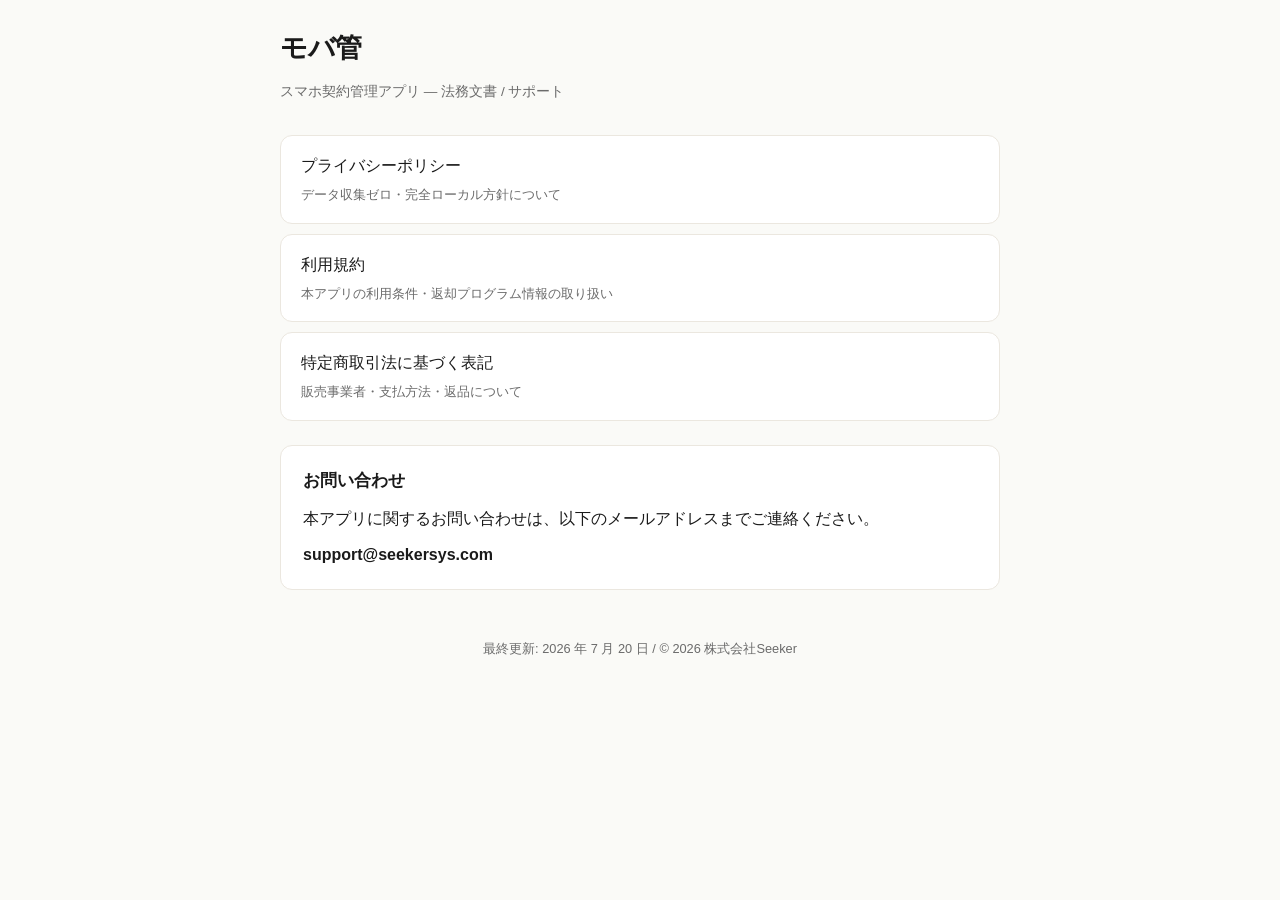
<file: index.html>
<!doctype html>
<html lang="ja">
<head>
<meta charset="utf-8">
<meta name="viewport" content="width=device-width, initial-scale=1">
<title>モバ管 - 法務文書・サポート</title>
<link rel="stylesheet" href="style.css">
</head>
<body>
<main>
  <header>
    <h1>モバ管</h1>
    <p class="meta">スマホ契約管理アプリ — 法務文書 / サポート</p>
  </header>

  <ul class="docs-list">
    <li><a href="privacy.html">プライバシーポリシー<span class="desc">データ収集ゼロ・完全ローカル方針について</span></a></li>
    <li><a href="terms.html">利用規約<span class="desc">本アプリの利用条件・返却プログラム情報の取り扱い</span></a></li>
    <li><a href="commerce.html">特定商取引法に基づく表記<span class="desc">販売事業者・支払方法・返品について</span></a></li>
  </ul>

  <section>
    <h2>お問い合わせ</h2>
    <p>本アプリに関するお問い合わせは、以下のメールアドレスまでご連絡ください。</p>
    <p><strong>support@seekersys.com</strong></p>
  </section>

  <footer>
    最終更新: 2026 年 7 月 20 日 / © 2026 株式会社Seeker
  </footer>
</main>
</body>
</html>
</file>
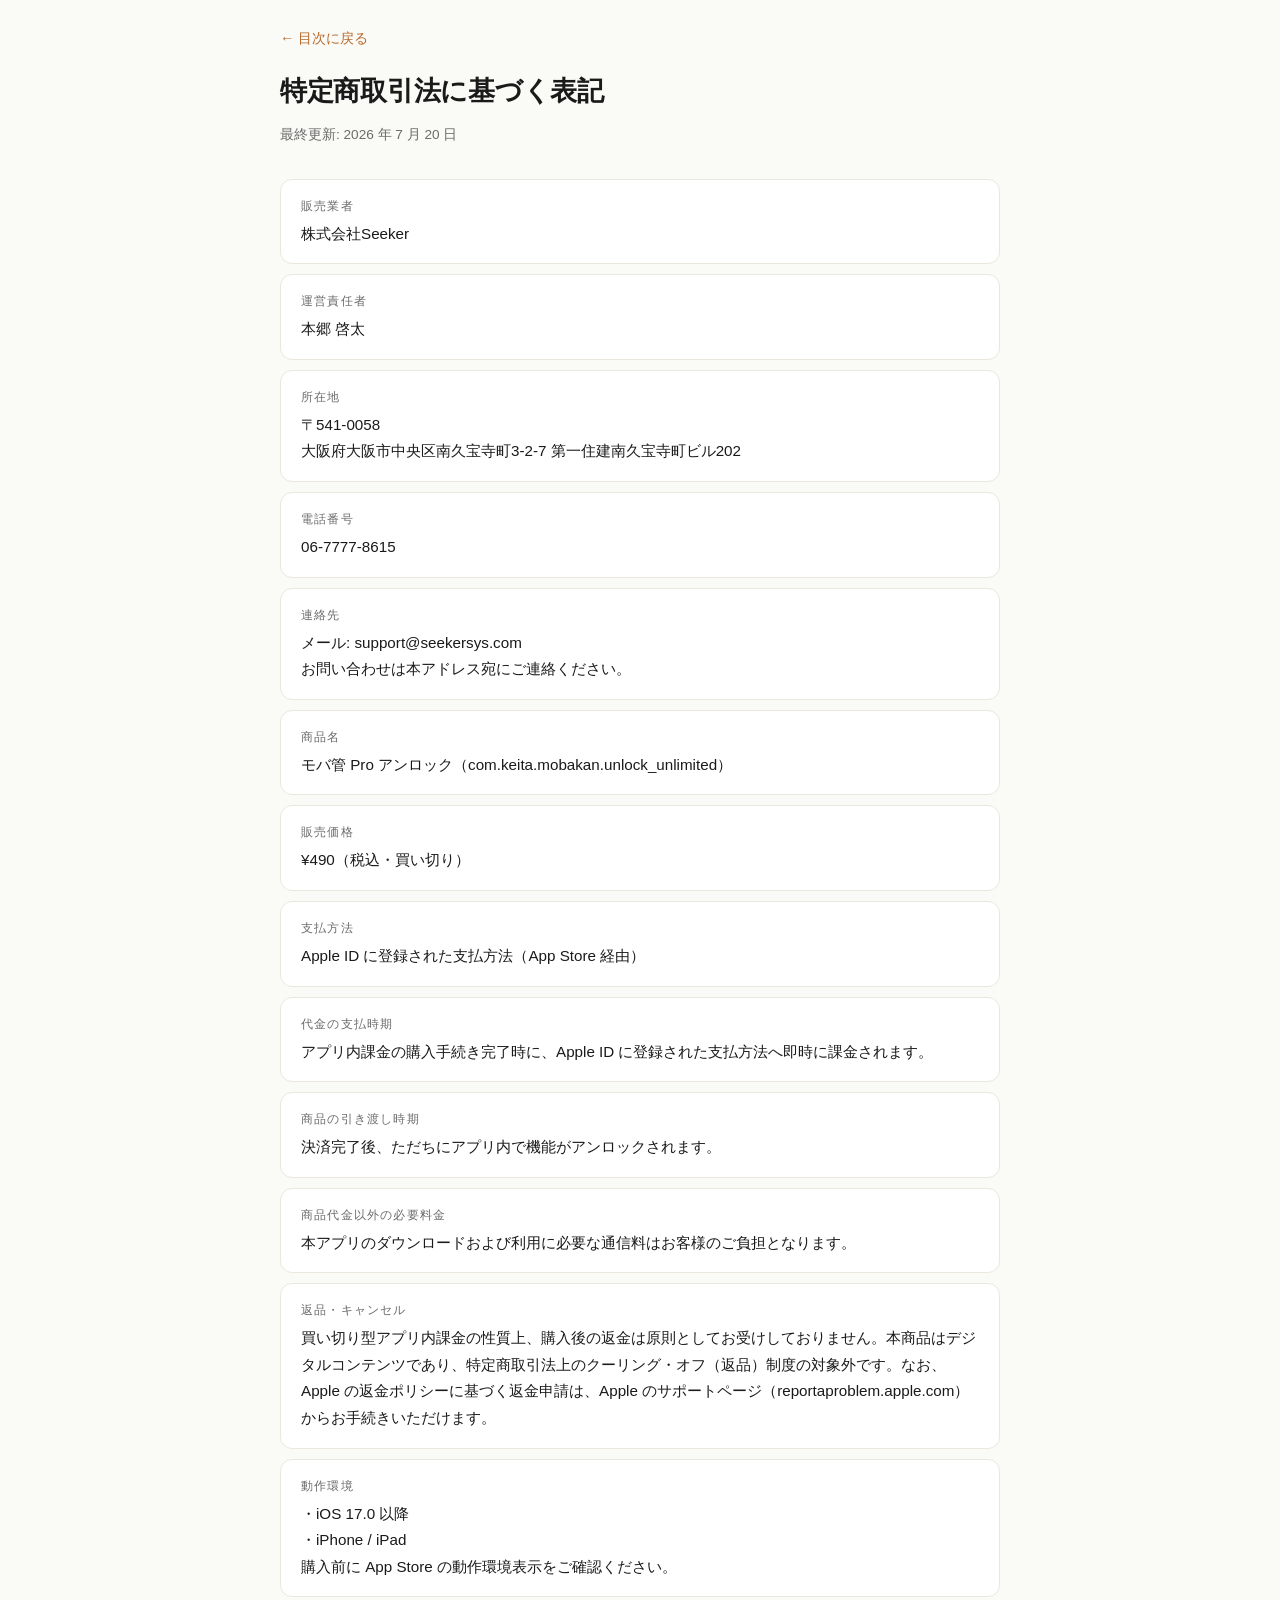
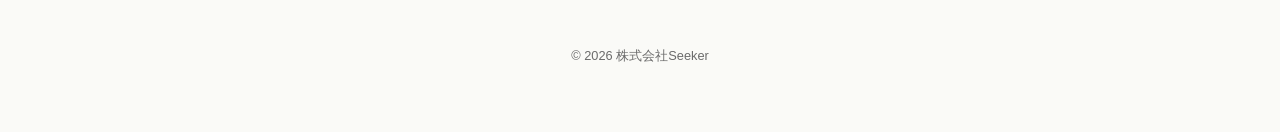
<file: commerce.html>
<!doctype html>
<html lang="ja">
<head>
<meta charset="utf-8">
<meta name="viewport" content="width=device-width, initial-scale=1">
<title>特定商取引法に基づく表記 - モバ管</title>
<link rel="stylesheet" href="style.css">
</head>
<body>
<main>
  <a class="back" href="index.html">← 目次に戻る</a>
  <header>
    <h1>特定商取引法に基づく表記</h1>
    <p class="meta">最終更新: 2026 年 7 月 20 日</p>
  </header>

  <div class="row"><span class="row-label">販売業者</span><div class="row-value">株式会社Seeker</div></div>
  <div class="row"><span class="row-label">運営責任者</span><div class="row-value">本郷 啓太</div></div>
  <div class="row"><span class="row-label">所在地</span><div class="row-value">〒541-0058<br>大阪府大阪市中央区南久宝寺町3-2-7 第一住建南久宝寺町ビル202</div></div>
  <div class="row"><span class="row-label">電話番号</span><div class="row-value">06-7777-8615</div></div>
  <div class="row"><span class="row-label">連絡先</span><div class="row-value">メール: support@seekersys.com
お問い合わせは本アドレス宛にご連絡ください。</div></div>
  <div class="row"><span class="row-label">商品名</span><div class="row-value">モバ管 Pro アンロック（com.keita.mobakan.unlock_unlimited）</div></div>
  <div class="row"><span class="row-label">販売価格</span><div class="row-value">¥490（税込・買い切り）</div></div>
  <div class="row"><span class="row-label">支払方法</span><div class="row-value">Apple ID に登録された支払方法（App Store 経由）</div></div>
  <div class="row"><span class="row-label">代金の支払時期</span><div class="row-value">アプリ内課金の購入手続き完了時に、Apple ID に登録された支払方法へ即時に課金されます。</div></div>
  <div class="row"><span class="row-label">商品の引き渡し時期</span><div class="row-value">決済完了後、ただちにアプリ内で機能がアンロックされます。</div></div>
  <div class="row"><span class="row-label">商品代金以外の必要料金</span><div class="row-value">本アプリのダウンロードおよび利用に必要な通信料はお客様のご負担となります。</div></div>
  <div class="row"><span class="row-label">返品・キャンセル</span><div class="row-value">買い切り型アプリ内課金の性質上、購入後の返金は原則としてお受けしておりません。本商品はデジタルコンテンツであり、特定商取引法上のクーリング・オフ（返品）制度の対象外です。なお、Apple の返金ポリシーに基づく返金申請は、Apple のサポートページ（reportaproblem.apple.com）からお手続きいただけます。</div></div>
  <div class="row"><span class="row-label">動作環境</span><div class="row-value">・iOS 17.0 以降
・iPhone / iPad
購入前に App Store の動作環境表示をご確認ください。</div></div>

  <footer>© 2026 株式会社Seeker</footer>
</main>
</body>
</html>
</file>
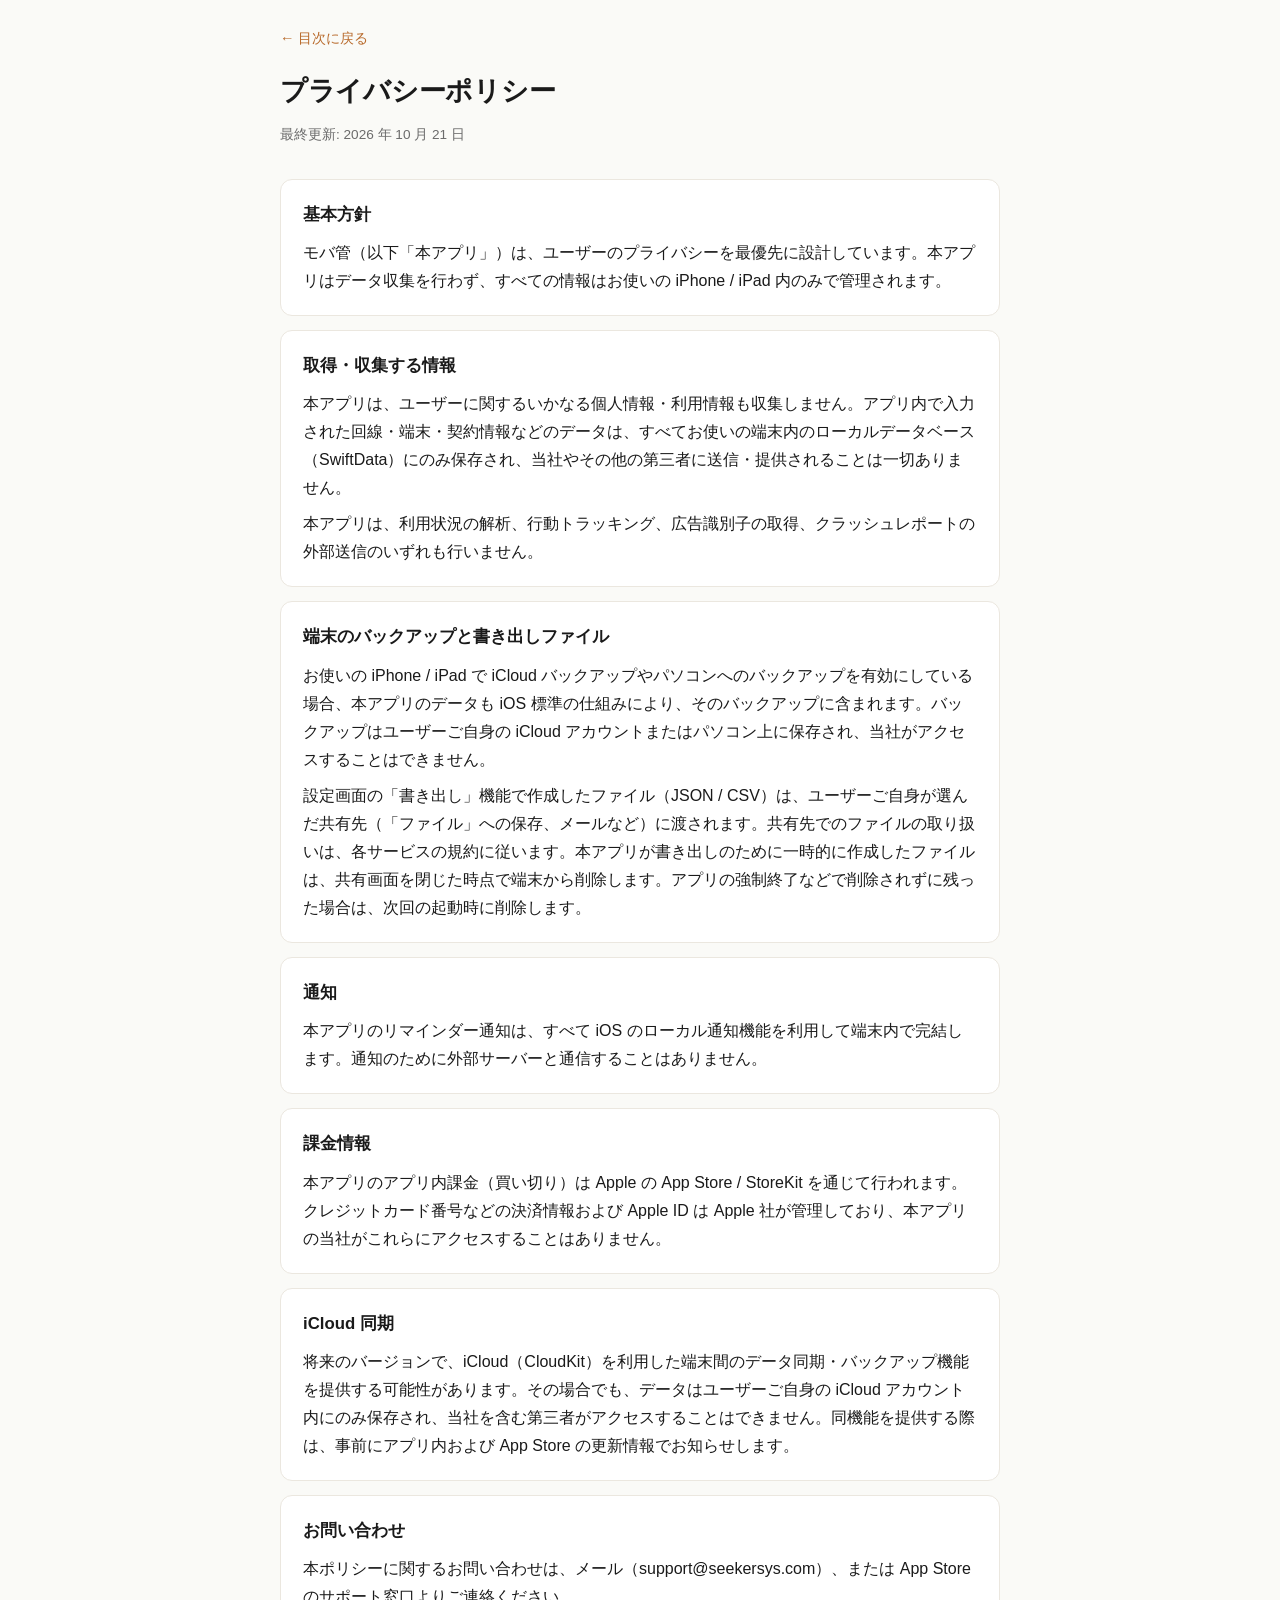
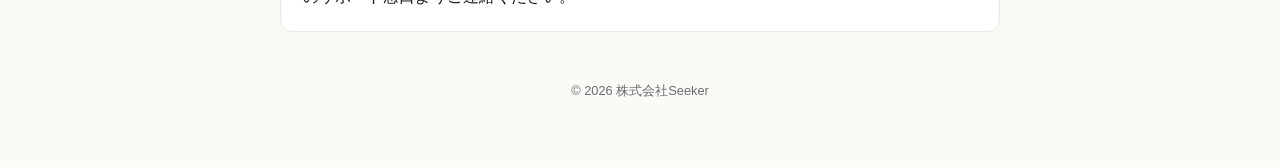
<file: privacy.html>
<!doctype html>
<html lang="ja">
<head>
<meta charset="utf-8">
<meta name="viewport" content="width=device-width, initial-scale=1">
<title>プライバシーポリシー - モバ管</title>
<link rel="stylesheet" href="style.css">
</head>
<body>
<main>
  <a class="back" href="index.html">← 目次に戻る</a>
  <header>
    <h1>プライバシーポリシー</h1>
    <p class="meta">最終更新: 2026 年 10 月 21 日</p>
  </header>

  <section>
    <h2>基本方針</h2>
    <p>モバ管（以下「本アプリ」）は、ユーザーのプライバシーを最優先に設計しています。本アプリはデータ収集を行わず、すべての情報はお使いの iPhone / iPad 内のみで管理されます。</p>
  </section>

  <section>
    <h2>取得・収集する情報</h2>
    <p>本アプリは、ユーザーに関するいかなる個人情報・利用情報も収集しません。アプリ内で入力された回線・端末・契約情報などのデータは、すべてお使いの端末内のローカルデータベース（SwiftData）にのみ保存され、当社やその他の第三者に送信・提供されることは一切ありません。</p>
    <p>本アプリは、利用状況の解析、行動トラッキング、広告識別子の取得、クラッシュレポートの外部送信のいずれも行いません。</p>
  </section>

  <section>
    <h2>端末のバックアップと書き出しファイル</h2>
    <p>お使いの iPhone / iPad で iCloud バックアップやパソコンへのバックアップを有効にしている場合、本アプリのデータも iOS 標準の仕組みにより、そのバックアップに含まれます。バックアップはユーザーご自身の iCloud アカウントまたはパソコン上に保存され、当社がアクセスすることはできません。</p>
    <p>設定画面の「書き出し」機能で作成したファイル（JSON / CSV）は、ユーザーご自身が選んだ共有先（「ファイル」への保存、メールなど）に渡されます。共有先でのファイルの取り扱いは、各サービスの規約に従います。本アプリが書き出しのために一時的に作成したファイルは、共有画面を閉じた時点で端末から削除します。アプリの強制終了などで削除されずに残った場合は、次回の起動時に削除します。</p>
  </section>

  <section>
    <h2>通知</h2>
    <p>本アプリのリマインダー通知は、すべて iOS のローカル通知機能を利用して端末内で完結します。通知のために外部サーバーと通信することはありません。</p>
  </section>

  <section>
    <h2>課金情報</h2>
    <p>本アプリのアプリ内課金（買い切り）は Apple の App Store / StoreKit を通じて行われます。クレジットカード番号などの決済情報および Apple ID は Apple 社が管理しており、本アプリの当社がこれらにアクセスすることはありません。</p>
  </section>

  <section>
    <h2>iCloud 同期</h2>
    <p>将来のバージョンで、iCloud（CloudKit）を利用した端末間のデータ同期・バックアップ機能を提供する可能性があります。その場合でも、データはユーザーご自身の iCloud アカウント内にのみ保存され、当社を含む第三者がアクセスすることはできません。同機能を提供する際は、事前にアプリ内および App Store の更新情報でお知らせします。</p>
  </section>

  <section>
    <h2>お問い合わせ</h2>
    <p>本ポリシーに関するお問い合わせは、メール（support@seekersys.com）、または App Store のサポート窓口よりご連絡ください。</p>
  </section>

  <footer>© 2026 株式会社Seeker</footer>
</main>
</body>
</html>
</file>
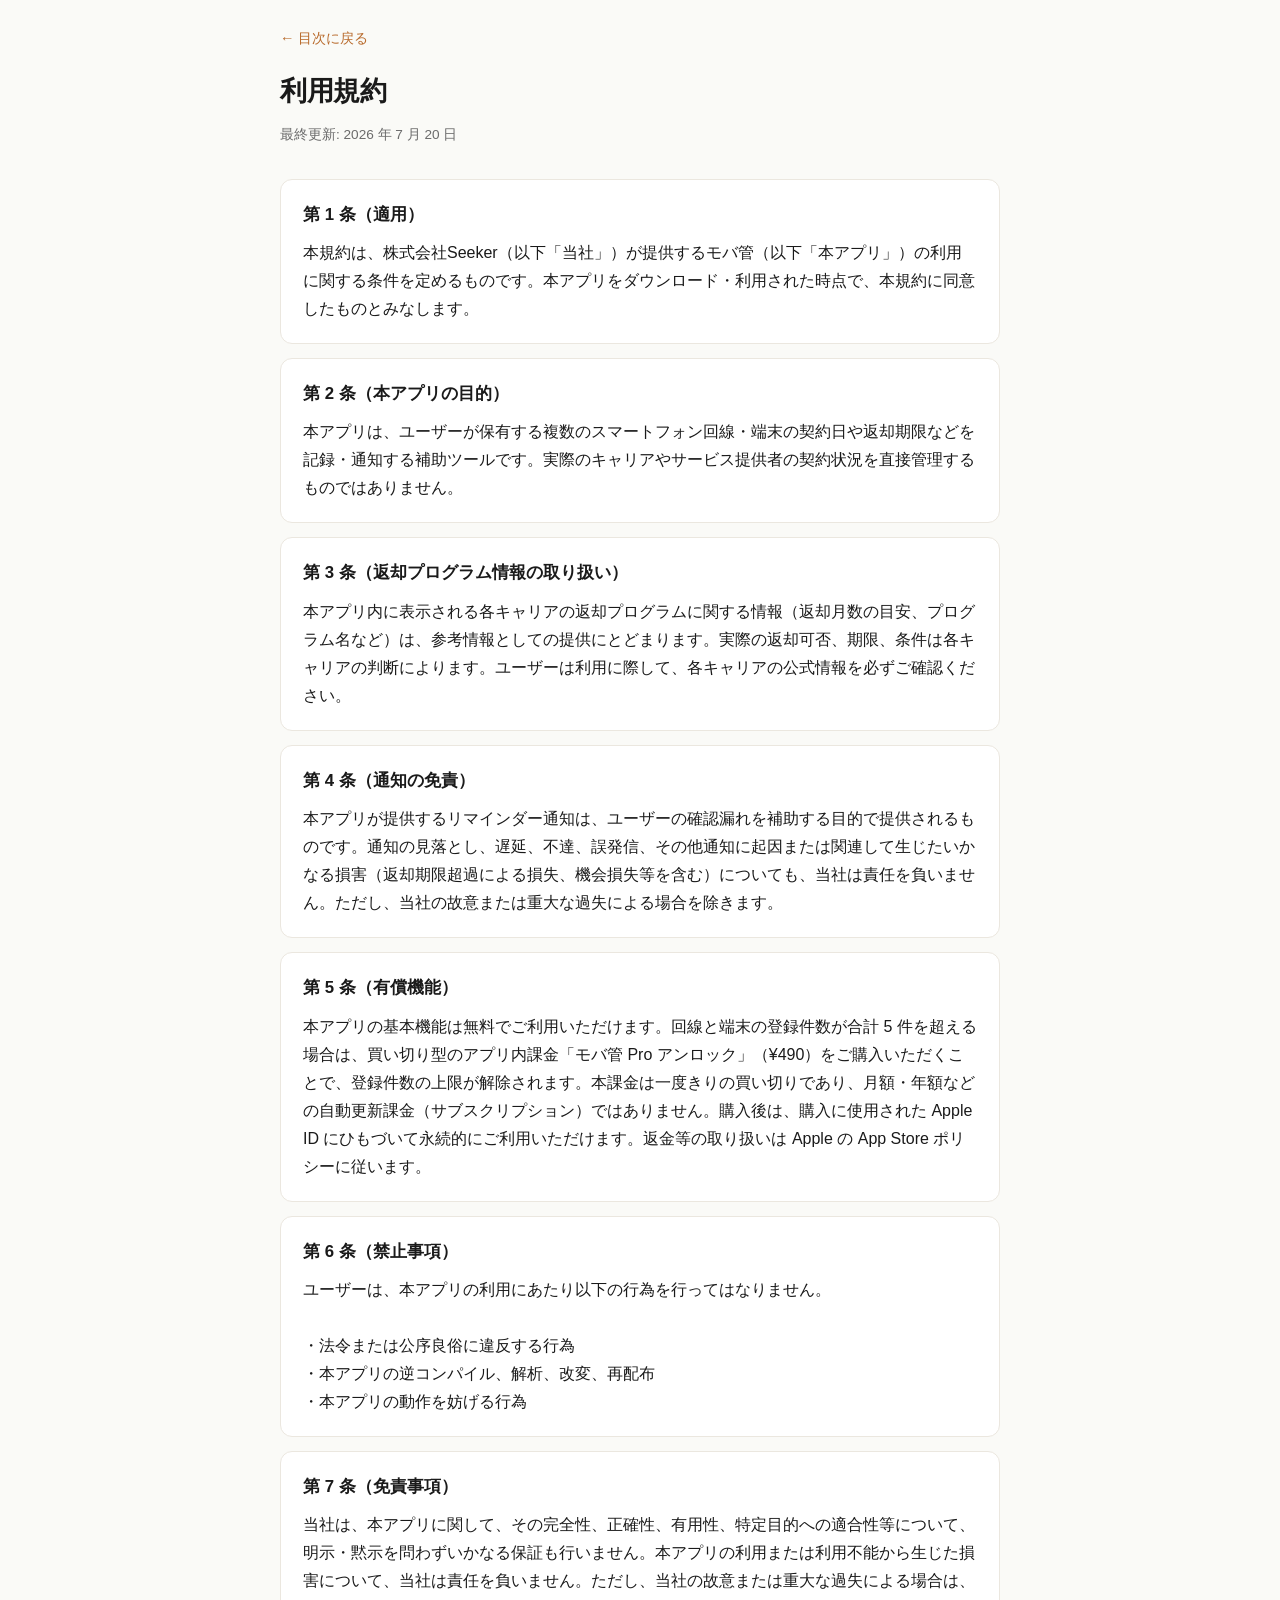
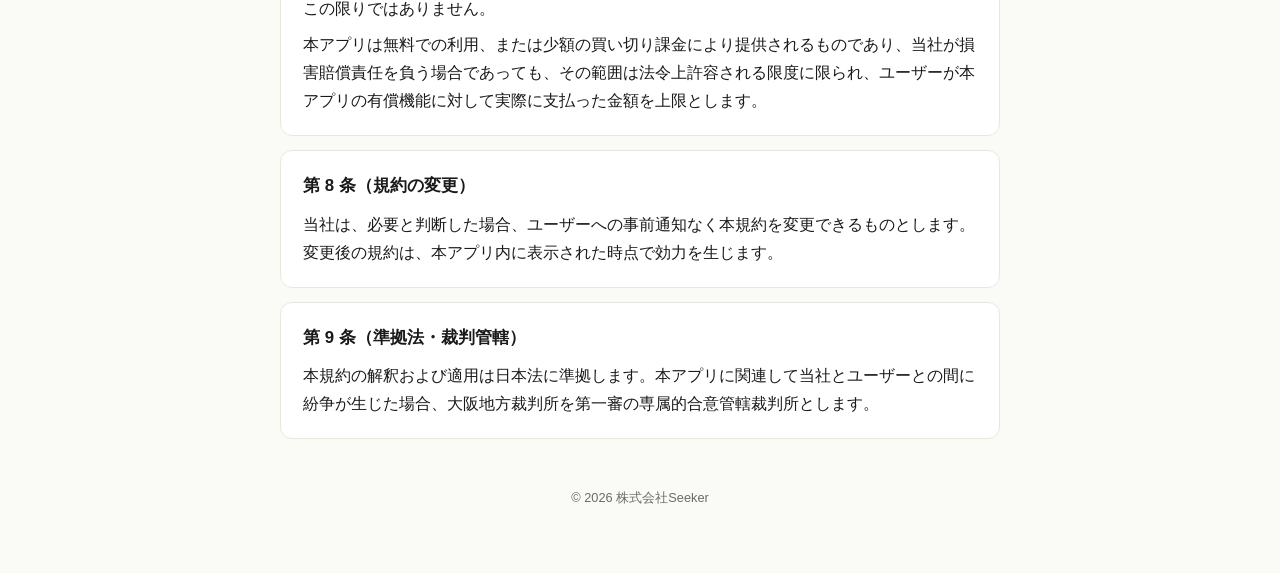
<file: terms.html>
<!doctype html>
<html lang="ja">
<head>
<meta charset="utf-8">
<meta name="viewport" content="width=device-width, initial-scale=1">
<title>利用規約 - モバ管</title>
<link rel="stylesheet" href="style.css">
</head>
<body>
<main>
  <a class="back" href="index.html">← 目次に戻る</a>
  <header>
    <h1>利用規約</h1>
    <p class="meta">最終更新: 2026 年 7 月 20 日</p>
  </header>

  <section>
    <h2>第 1 条（適用）</h2>
    <p>本規約は、株式会社Seeker（以下「当社」）が提供するモバ管（以下「本アプリ」）の利用に関する条件を定めるものです。本アプリをダウンロード・利用された時点で、本規約に同意したものとみなします。</p>
  </section>

  <section>
    <h2>第 2 条（本アプリの目的）</h2>
    <p>本アプリは、ユーザーが保有する複数のスマートフォン回線・端末の契約日や返却期限などを記録・通知する補助ツールです。実際のキャリアやサービス提供者の契約状況を直接管理するものではありません。</p>
  </section>

  <section>
    <h2>第 3 条（返却プログラム情報の取り扱い）</h2>
    <p>本アプリ内に表示される各キャリアの返却プログラムに関する情報（返却月数の目安、プログラム名など）は、参考情報としての提供にとどまります。実際の返却可否、期限、条件は各キャリアの判断によります。ユーザーは利用に際して、各キャリアの公式情報を必ずご確認ください。</p>
  </section>

  <section>
    <h2>第 4 条（通知の免責）</h2>
    <p>本アプリが提供するリマインダー通知は、ユーザーの確認漏れを補助する目的で提供されるものです。通知の見落とし、遅延、不達、誤発信、その他通知に起因または関連して生じたいかなる損害（返却期限超過による損失、機会損失等を含む）についても、当社は責任を負いません。ただし、当社の故意または重大な過失による場合を除きます。</p>
  </section>

  <section>
    <h2>第 5 条（有償機能）</h2>
    <p>本アプリの基本機能は無料でご利用いただけます。回線と端末の登録件数が合計 5 件を超える場合は、買い切り型のアプリ内課金「モバ管 Pro アンロック」（¥490）をご購入いただくことで、登録件数の上限が解除されます。本課金は一度きりの買い切りであり、月額・年額などの自動更新課金（サブスクリプション）ではありません。購入後は、購入に使用された Apple ID にひもづいて永続的にご利用いただけます。返金等の取り扱いは Apple の App Store ポリシーに従います。</p>
  </section>

  <section>
    <h2>第 6 条（禁止事項）</h2>
    <p>ユーザーは、本アプリの利用にあたり以下の行為を行ってはなりません。

・法令または公序良俗に違反する行為
・本アプリの逆コンパイル、解析、改変、再配布
・本アプリの動作を妨げる行為</p>
  </section>

  <section>
    <h2>第 7 条（免責事項）</h2>
    <p>当社は、本アプリに関して、その完全性、正確性、有用性、特定目的への適合性等について、明示・黙示を問わずいかなる保証も行いません。本アプリの利用または利用不能から生じた損害について、当社は責任を負いません。ただし、当社の故意または重大な過失による場合は、この限りではありません。</p>
    <p>本アプリは無料での利用、または少額の買い切り課金により提供されるものであり、当社が損害賠償責任を負う場合であっても、その範囲は法令上許容される限度に限られ、ユーザーが本アプリの有償機能に対して実際に支払った金額を上限とします。</p>
  </section>

  <section>
    <h2>第 8 条（規約の変更）</h2>
    <p>当社は、必要と判断した場合、ユーザーへの事前通知なく本規約を変更できるものとします。変更後の規約は、本アプリ内に表示された時点で効力を生じます。</p>
  </section>

  <section>
    <h2>第 9 条（準拠法・裁判管轄）</h2>
    <p>本規約の解釈および適用は日本法に準拠します。本アプリに関連して当社とユーザーとの間に紛争が生じた場合、大阪地方裁判所を第一審の専属的合意管轄裁判所とします。</p>
  </section>

  <footer>© 2026 株式会社Seeker</footer>
</main>
</body>
</html>
</file>
<file: style.css>
:root {
  --bg: #fafaf7;
  --surface: #fff;
  --text: #1a1a1a;
  --subtext: #6b6b6b;
  --accent: #b86a2c;
  --border: #ebe7df;
  --radius: 12px;
  --max-width: 720px;
}

* {
  box-sizing: border-box;
}

html {
  -webkit-text-size-adjust: 100%;
  scroll-behavior: smooth;
}

body {
  font-family: -apple-system, BlinkMacSystemFont, "Hiragino Sans", "Yu Gothic", "Meiryo", sans-serif;
  background: var(--bg);
  color: var(--text);
  margin: 0;
  padding: 24px 16px 64px;
  line-height: 1.75;
  -webkit-font-smoothing: antialiased;
}

main {
  max-width: var(--max-width);
  margin: 0 auto;
}

header {
  margin-bottom: 32px;
}

h1 {
  font-size: 1.7rem;
  font-weight: 700;
  letter-spacing: -0.01em;
  margin: 0 0 8px;
}

.meta {
  color: var(--subtext);
  font-size: 0.85rem;
  margin-bottom: 0;
}

.back {
  display: inline-block;
  color: var(--accent);
  text-decoration: none;
  font-size: 0.9rem;
  margin-bottom: 16px;
}

.back:hover {
  text-decoration: underline;
}

section {
  background: var(--surface);
  border-radius: var(--radius);
  padding: 20px 22px;
  margin-bottom: 14px;
  border: 1px solid var(--border);
}

h2 {
  font-size: 1.05rem;
  font-weight: 600;
  margin: 0 0 10px;
  color: var(--text);
}

p {
  margin: 0 0 8px;
  white-space: pre-wrap;
}

p:last-child {
  margin-bottom: 0;
}

.row {
  background: var(--surface);
  border-radius: var(--radius);
  padding: 16px 20px;
  margin-bottom: 10px;
  border: 1px solid var(--border);
}

.row-label {
  display: block;
  font-size: 0.75rem;
  letter-spacing: 0.1em;
  color: var(--subtext);
  text-transform: uppercase;
  margin-bottom: 4px;
}

.row-value {
  font-size: 0.95rem;
  white-space: pre-wrap;
}

.docs-list {
  list-style: none;
  padding: 0;
  margin: 24px 0;
}

.docs-list li {
  background: var(--surface);
  border: 1px solid var(--border);
  border-radius: var(--radius);
  margin-bottom: 10px;
}

.docs-list a {
  display: block;
  padding: 16px 20px;
  color: var(--text);
  text-decoration: none;
  font-weight: 500;
}

.docs-list a:hover {
  color: var(--accent);
}

.docs-list .desc {
  display: block;
  font-size: 0.8rem;
  color: var(--subtext);
  font-weight: 400;
  margin-top: 4px;
}

footer {
  margin-top: 48px;
  text-align: center;
  color: var(--subtext);
  font-size: 0.8rem;
}
</file>
